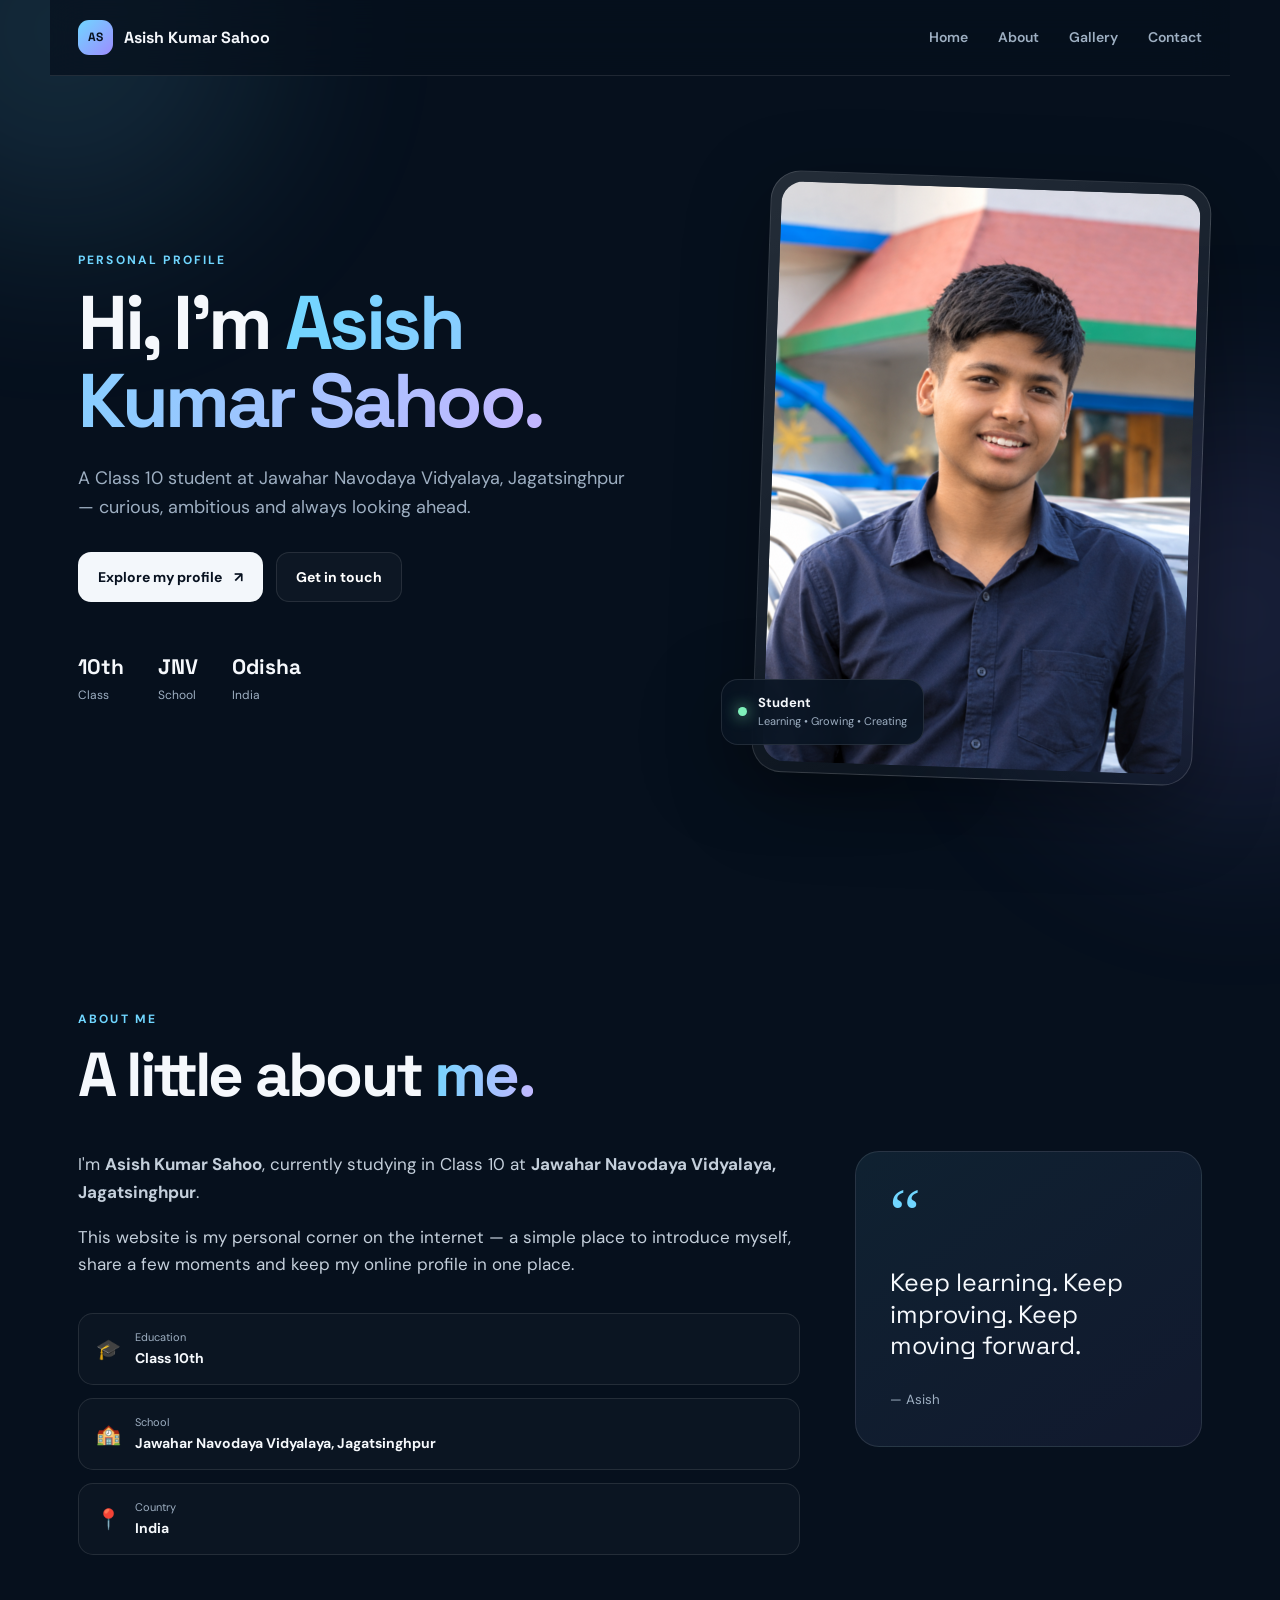
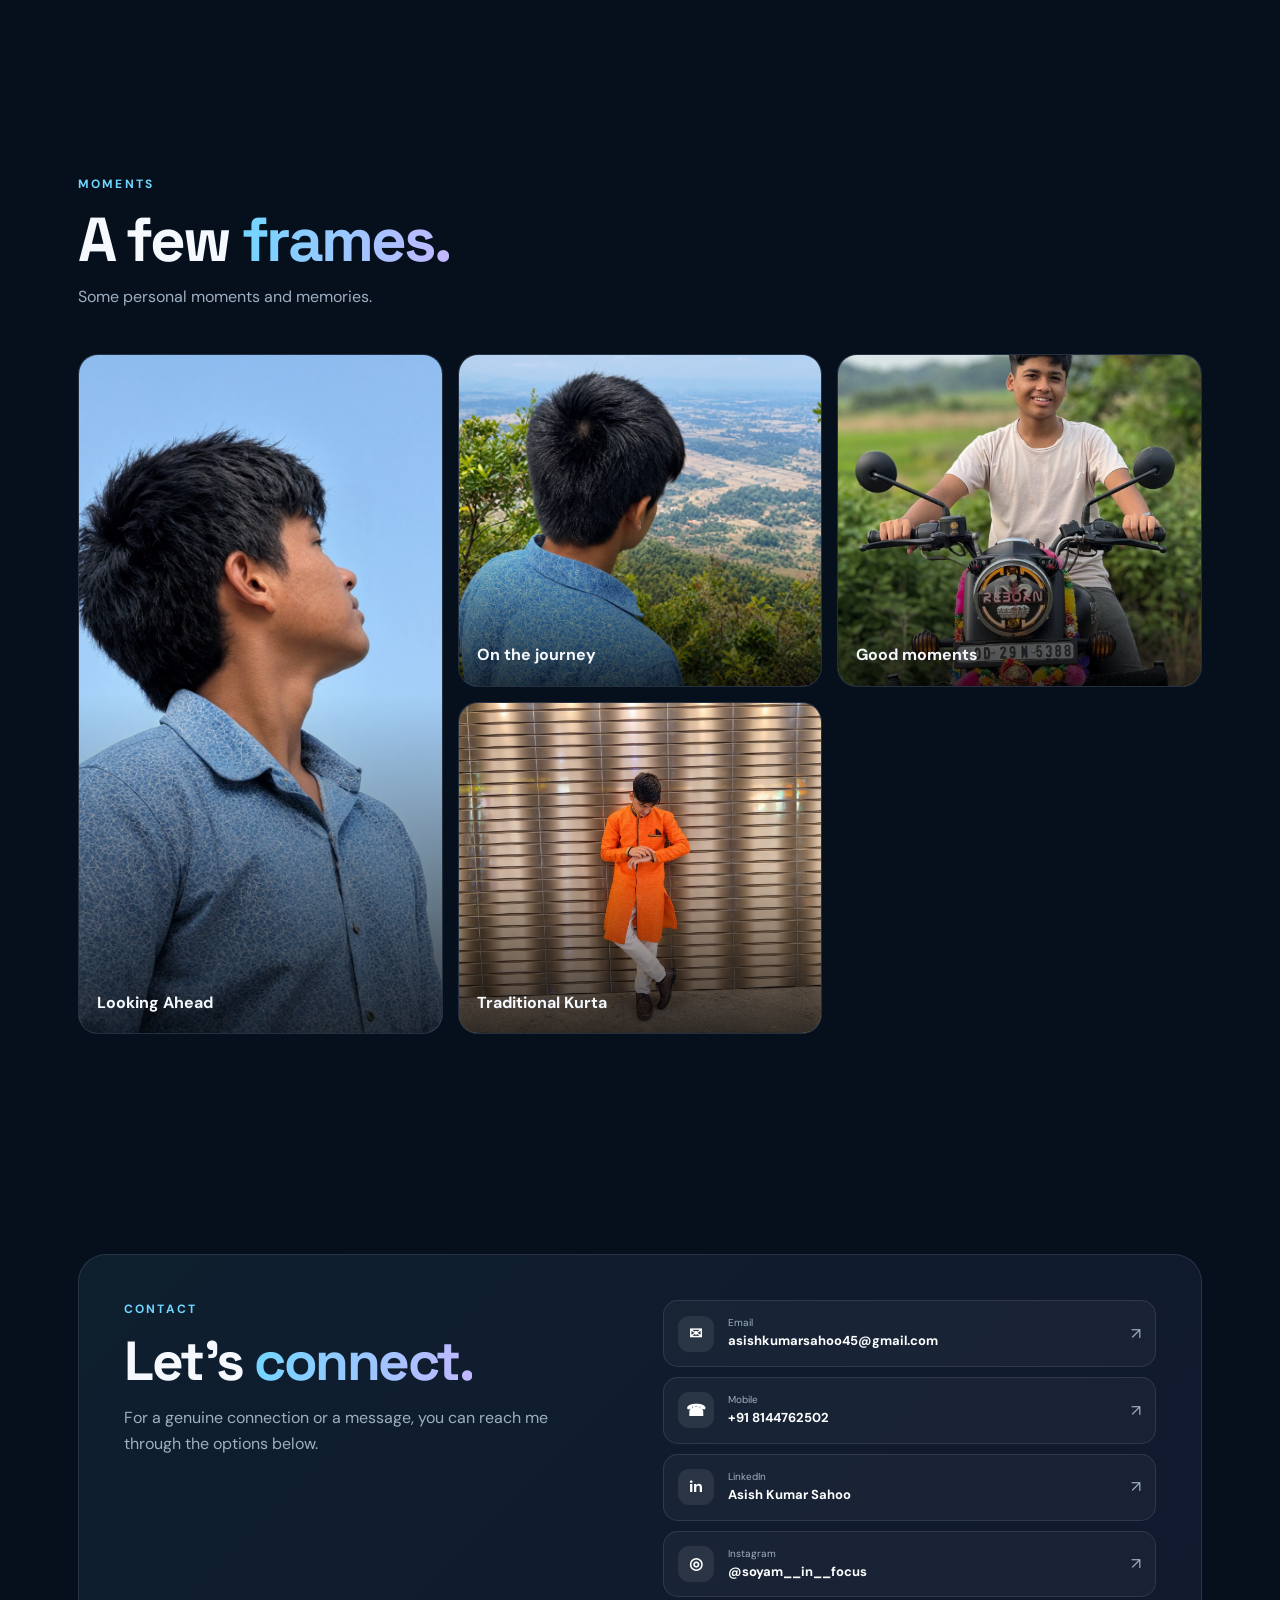
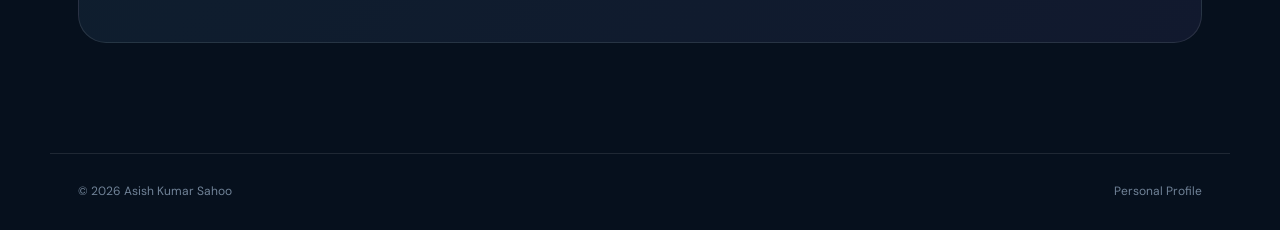
<file: index.html>
<!doctype html>
<html lang="en">
<head>
  <meta charset="utf-8">
  <meta name="viewport" content="width=device-width, initial-scale=1">
  <meta name="theme-color" content="#07111f">
  <meta name="description" content="Official personal profile of Asish Kumar Sahoo, a Class 10 student at Jawahar Navodaya Vidyalaya, Jagatsinghpur, Odisha, India. Explore his profile, photos and social links.">
  <meta name="robots" content="index, follow, max-image-preview:large">
  <meta name="author" content="Asish Kumar Sahoo">
  <meta name="keywords" content="Asish Kumar Sahoo, Asish Sahoo, Asish Kumar, Jawahar Navodaya Vidyalaya Jagatsinghpur, JNV Jagatsinghpur, Odisha student">
  <meta property="og:type" content="website">
  <meta property="og:title" content="Asish Kumar Sahoo | Official Personal Profile">
  <meta property="og:description" content="Personal website of Asish Kumar Sahoo — Class 10 student at Jawahar Navodaya Vidyalaya, Jagatsinghpur, Odisha.">
  <meta property="og:image" content="assets/new-profile.png">
  <meta name="twitter:card" content="summary_large_image">
  <meta name="twitter:title" content="Asish Kumar Sahoo | Official Personal Profile">
  <meta name="twitter:description" content="Personal website of Asish Kumar Sahoo — student, learner and creator from Odisha.">
  <meta name="twitter:image" content="assets/new-profile.png">
  <title>Asish Kumar Sahoo | Official Personal Profile</title>
  <link rel="preconnect" href="https://fonts.googleapis.com">
  <link rel="preconnect" href="https://fonts.gstatic.com" crossorigin>
  <link href="https://fonts.googleapis.com/css2?family=DM+Sans:wght@400;500;600;700&family=Space+Grotesk:wght@500;600;700&display=swap" rel="stylesheet">
  <link rel="stylesheet" href="style.css">
  <script type="application/ld+json">
  {
    "@context": "https://schema.org",
    "@type": "Person",
    "name": "Asish Kumar Sahoo",
    "description": "Class 10 student at Jawahar Navodaya Vidyalaya, Jagatsinghpur, Odisha, India.",
    "email": "mailto:asishkumarsahoo45@gmail.com",
    "telephone": "+91-8144762502",
    "sameAs": [
      "https://www.linkedin.com/in/asish-kumar-sahoo-748b4a388",
      "https://www.instagram.com/soyam__in__focus"
    ],
    "alumniOf": {
      "@type": "EducationalOrganization",
      "name": "Jawahar Navodaya Vidyalaya, Jagatsinghpur"
    }
  }
  </script>
</head>
<body>
  <div class="bg-glow glow-one"></div><div class="bg-glow glow-two"></div>
  <header class="site-header">
    <a class="brand" href="#home" aria-label="Asish Kumar Sahoo home"><span>AS</span> Asish Kumar Sahoo</a>
    <button class="menu" id="menu" aria-label="Open menu">☰</button>
    <nav id="nav">
      <a href="#home">Home</a><a href="#about">About</a><a href="#gallery">Gallery</a><a href="#contact">Contact</a>
    </nav>
  </header>

  <main>
    <section class="hero" id="home">
      <div class="hero-copy reveal">
        <p class="eyebrow">PERSONAL PROFILE</p>
        <h1>Hi, I'm <span>Asish Kumar Sahoo.</span></h1>
        <p class="lead">A Class 10 student at Jawahar Navodaya Vidyalaya, Jagatsinghpur — curious, ambitious and always looking ahead.</p>
        <div class="hero-actions">
          <a class="btn primary" href="#about">Explore my profile <span>↗</span></a>
          <a class="btn ghost" href="#contact">Get in touch</a>
        </div>
        <div class="quick-stats">
          <div><strong>10th</strong><span>Class</span></div>
          <div><strong>JNV</strong><span>School</span></div>
          <div><strong>Odisha</strong><span>India</span></div>
        </div>
      </div>
      <div class="hero-photo reveal">
        <div class="photo-frame"><img src="assets/new-profile.png" alt="Asish Kumar Sahoo wearing a navy blue formal shirt"></div>
        <div class="floating-card"><span class="dot"></span><div><b>Student</b><small>Learning • Growing • Creating</small></div></div>
      </div>
    </section>

    <section class="section about" id="about">
      <div class="section-heading reveal"><p class="eyebrow">ABOUT ME</p><h2>A little about <span>me.</span></h2></div>
      <div class="about-grid">
        <div class="about-text reveal">
          <p>I'm <b>Asish Kumar Sahoo</b>, currently studying in Class 10 at <b>Jawahar Navodaya Vidyalaya, Jagatsinghpur</b>.</p>
          <p>This website is my personal corner on the internet — a simple place to introduce myself, share a few moments and keep my online profile in one place.</p>
          <div class="info-list">
            <div><span>🎓</span><div><small>Education</small><b>Class 10th</b></div></div>
            <div><span>🏫</span><div><small>School</small><b>Jawahar Navodaya Vidyalaya, Jagatsinghpur</b></div></div>
            <div><span>📍</span><div><small>Country</small><b>India</b></div></div>
          </div>
        </div>
        <div class="quote-card reveal"><div class="quote-mark">“</div><p>Keep learning. Keep improving. Keep moving forward.</p><small>— Asish</small></div>
      </div>
    </section>

    <section class="section gallery" id="gallery">
      <div class="section-heading reveal"><p class="eyebrow">MOMENTS</p><h2>A few <span>frames.</span></h2><p>Some personal moments and memories.</p></div>
      <div class="gallery-grid">
        <figure class="gallery-item tall reveal"><img src="assets/photo-sky.png" alt="Asish looking toward the sky"><figcaption>Looking Ahead</figcaption></figure>
        <figure class="gallery-item reveal"><img src="assets/photo-view.png" alt="Asish enjoying a scenic viewpoint"><figcaption>On the journey</figcaption></figure>
        <figure class="gallery-item reveal"><img src="assets/photo-bike.jpg" alt="Asish with a motorcycle outdoors"><figcaption>Good moments</figcaption></figure>
        <figure class="gallery-item reveal"><img src="assets/photo-orange.png" alt="Asish wearing a traditional orange kurta"><figcaption>Traditional Kurta</figcaption></figure>
      </div>
    </section>

    <section class="section contact" id="contact">
      <div class="contact-card reveal">
        <div><p class="eyebrow">CONTACT</p><h2>Let's <span>connect.</span></h2><p>For a genuine connection or a message, you can reach me through the options below.</p></div>
        <div class="contact-links">
          <a href="mailto:asishkumarsahoo45@gmail.com"><span>✉</span><div><small>Email</small><b>asishkumarsahoo45@gmail.com</b></div><i>↗</i></a>
          <a href="tel:+918144762502"><span>☎</span><div><small>Mobile</small><b>+91 8144762502</b></div><i>↗</i></a>
          <a href="https://www.linkedin.com/in/asish-kumar-sahoo-748b4a388" target="_blank" rel="noopener"><span>in</span><div><small>LinkedIn</small><b>Asish Kumar Sahoo</b></div><i>↗</i></a>
          <a href="https://www.instagram.com/soyam__in__focus?exln=ajNuZTRwMWJtaDIz" target="_blank" rel="noopener"><span>◎</span><div><small>Instagram</small><b>@soyam__in__focus</b></div><i>↗</i></a>
        </div>
      </div>
    </section>
  </main>

  <footer><span>© <span id="year"></span> Asish Kumar Sahoo</span><span>Personal Profile</span></footer>
  <script src="script.js"></script>
</body>
</html>
</file>
<file: style.css>
:root{--bg:#06101d;--panel:#0b1829;--panel2:#0f2034;--text:#f5f8fc;--muted:#9eafc2;--line:rgba(255,255,255,.1);--accent:#70d6ff;--accent2:#9d8cff;--shadow:0 24px 80px rgba(0,0,0,.34)}
*{box-sizing:border-box;margin:0;padding:0}html{scroll-behavior:smooth}body{font-family:'DM Sans',sans-serif;background:var(--bg);color:var(--text);line-height:1.6;overflow-x:hidden}.bg-glow{position:fixed;width:420px;height:420px;border-radius:50%;filter:blur(100px);opacity:.13;pointer-events:none;z-index:-1}.glow-one{background:var(--accent);top:-180px;left:-150px}.glow-two{background:var(--accent2);right:-170px;top:45%}.site-header{height:76px;display:flex;align-items:center;justify-content:space-between;max-width:1180px;margin:auto;padding:0 28px;position:sticky;top:0;z-index:20;background:rgba(6,16,29,.72);backdrop-filter:blur(18px);border-bottom:1px solid var(--line)}.brand{color:var(--text);text-decoration:none;font-family:'Space Grotesk';font-weight:700;display:flex;gap:11px;align-items:center}.brand span{width:35px;height:35px;border-radius:11px;display:grid;place-items:center;background:linear-gradient(135deg,var(--accent),var(--accent2));color:#06101d;font-size:12px}nav{display:flex;gap:30px}nav a{color:var(--muted);text-decoration:none;font-weight:600;font-size:14px}nav a:hover{color:#fff}.menu{display:none;background:none;border:0;color:#fff;font-size:24px}.hero{max-width:1180px;margin:auto;min-height:calc(100vh - 76px);padding:80px 28px 100px;display:grid;grid-template-columns:1.05fr .95fr;align-items:center;gap:70px}.eyebrow{letter-spacing:.18em;font-size:12px;font-weight:700;color:var(--accent);margin-bottom:14px}.hero h1,.section h2{font-family:'Space Grotesk';font-size:clamp(42px,6vw,76px);line-height:1.02;letter-spacing:-.045em}.hero h1 span,.section h2 span{background:linear-gradient(100deg,var(--accent),#c4b7ff);-webkit-background-clip:text;background-clip:text;color:transparent}.lead{font-size:18px;color:var(--muted);max-width:600px;margin:25px 0 30px}.hero-actions{display:flex;gap:13px;flex-wrap:wrap}.btn{display:inline-flex;align-items:center;gap:12px;text-decoration:none;border:1px solid var(--line);padding:13px 19px;border-radius:13px;font-weight:700;font-size:14px}.btn.primary{background:#f3f7fb;color:#07111f}.btn.ghost{color:#fff;background:rgba(255,255,255,.03)}.quick-stats{display:flex;gap:34px;margin-top:48px}.quick-stats div{display:flex;flex-direction:column}.quick-stats strong{font-family:'Space Grotesk';font-size:21px}.quick-stats span{font-size:12px;color:var(--muted);margin-top:2px}.hero-photo{position:relative;max-width:480px;justify-self:end}.photo-frame{padding:10px;border:1px solid rgba(255,255,255,.14);background:linear-gradient(145deg,rgba(255,255,255,.12),rgba(255,255,255,.02));border-radius:30px;box-shadow:var(--shadow);transform:rotate(2deg)}.photo-frame img{display:block;width:100%;height:580px;object-fit:cover;object-position:center;border-radius:22px;filter:saturate(1.04)}.floating-card{position:absolute;left:-40px;bottom:34px;background:rgba(8,20,34,.88);backdrop-filter:blur(18px);border:1px solid var(--line);border-radius:17px;padding:13px 16px;display:flex;align-items:center;gap:11px;box-shadow:var(--shadow)}.floating-card b,.floating-card small{display:block}.floating-card b{font-size:13px}.floating-card small{color:var(--muted);font-size:11px}.dot{width:9px;height:9px;border-radius:50%;background:#7ff0ba;box-shadow:0 0 15px #7ff0ba}.section{max-width:1180px;margin:auto;padding:110px 28px}.section-heading{margin-bottom:45px}.section-heading h2{font-size:clamp(38px,5vw,62px)}.section-heading>p:last-child{color:var(--muted);margin-top:12px}.about-grid{display:grid;grid-template-columns:1.35fr .65fr;gap:55px;align-items:start}.about-text>p{color:#c4cfdb;font-size:17px;max-width:720px;margin-bottom:18px}.info-list{margin-top:35px;display:grid;gap:13px}.info-list>div{display:flex;gap:14px;align-items:center;padding:15px 17px;border:1px solid var(--line);border-radius:15px;background:rgba(255,255,255,.025)}.info-list span{font-size:20px}.info-list small,.info-list b{display:block}.info-list small{color:var(--muted);font-size:11px}.info-list b{font-size:14px}.quote-card{border:1px solid var(--line);background:linear-gradient(145deg,rgba(112,214,255,.09),rgba(157,140,255,.08));padding:34px;border-radius:24px;min-height:270px}.quote-mark{font-family:Georgia;font-size:70px;color:var(--accent);line-height:.8}.quote-card p{font-family:'Space Grotesk';font-size:25px;line-height:1.25;margin:25px 0}.quote-card small{color:var(--muted)}.gallery-grid{display:grid;grid-template-columns:1fr 1fr 1fr;gap:15px}.gallery-item{margin:0;position:relative;overflow:hidden;border-radius:20px;min-height:330px;border:1px solid var(--line);background:var(--panel)}.gallery-item.tall{grid-row:span 2;min-height:680px}.gallery-item.wide{grid-column:span 2}.gallery-item img{width:100%;height:100%;object-fit:cover;display:block;transition:transform .5s ease;position:absolute;inset:0}.gallery-item:hover img{transform:scale(1.05)}.gallery-item:after{content:'';position:absolute;inset:0;background:linear-gradient(transparent 50%,rgba(0,0,0,.75));pointer-events:none}.gallery-item figcaption{position:absolute;z-index:2;bottom:18px;left:18px;font-weight:700}.contact-card{border:1px solid var(--line);background:linear-gradient(135deg,rgba(112,214,255,.08),rgba(157,140,255,.08));border-radius:28px;padding:45px;display:grid;grid-template-columns:1fr 1fr;gap:45px}.contact-card h2{font-size:55px}.contact-card p:not(.eyebrow){color:var(--muted);max-width:460px;margin-top:16px}.contact-links{display:grid;gap:10px}.contact-links a{display:flex;align-items:center;gap:14px;color:#fff;text-decoration:none;border:1px solid var(--line);background:rgba(255,255,255,.035);padding:14px;border-radius:15px}.contact-links a>span{width:36px;height:36px;display:grid;place-items:center;border-radius:11px;background:rgba(255,255,255,.08);font-weight:800}.contact-links small,.contact-links b{display:block}.contact-links small{color:var(--muted);font-size:10px}.contact-links b{font-size:13px}.contact-links i{font-style:normal;margin-left:auto;color:var(--muted)}footer{max-width:1180px;margin:auto;padding:28px;border-top:1px solid var(--line);display:flex;justify-content:space-between;color:#718398;font-size:12px}.reveal{opacity:0;transform:translateY(18px);transition:.7s ease}.reveal.visible{opacity:1;transform:none}@media(max-width:800px){.site-header{height:68px;padding:0 18px}nav{display:none;position:absolute;top:68px;left:0;right:0;background:rgba(6,16,29,.97);padding:20px;flex-direction:column;gap:18px;border-bottom:1px solid var(--line)}nav.open{display:flex}.menu{display:block}.hero{grid-template-columns:1fr;padding:55px 20px 80px;gap:45px}.hero-photo{justify-self:center;width:min(100%,430px)}.photo-frame img{height:500px}.floating-card{left:10px}.section{padding:80px 20px}.about-grid,.contact-card{grid-template-columns:1fr}.gallery-grid{grid-template-columns:1fr 1fr}.gallery-item.tall{grid-row:auto;min-height:420px}.gallery-item.wide{grid-column:span 2}.contact-card{padding:30px 22px}.contact-card h2{font-size:44px}}@media(max-width:520px){.hero h1{font-size:46px}.lead{font-size:16px}.quick-stats{gap:22px}.gallery-grid{grid-template-columns:1fr}.gallery-item,.gallery-item.tall{min-height:390px}.gallery-item.wide{grid-column:auto}.contact-links b{font-size:12px;word-break:break-word}footer{padding:24px 20px;gap:10px;flex-direction:column}}
</file>
